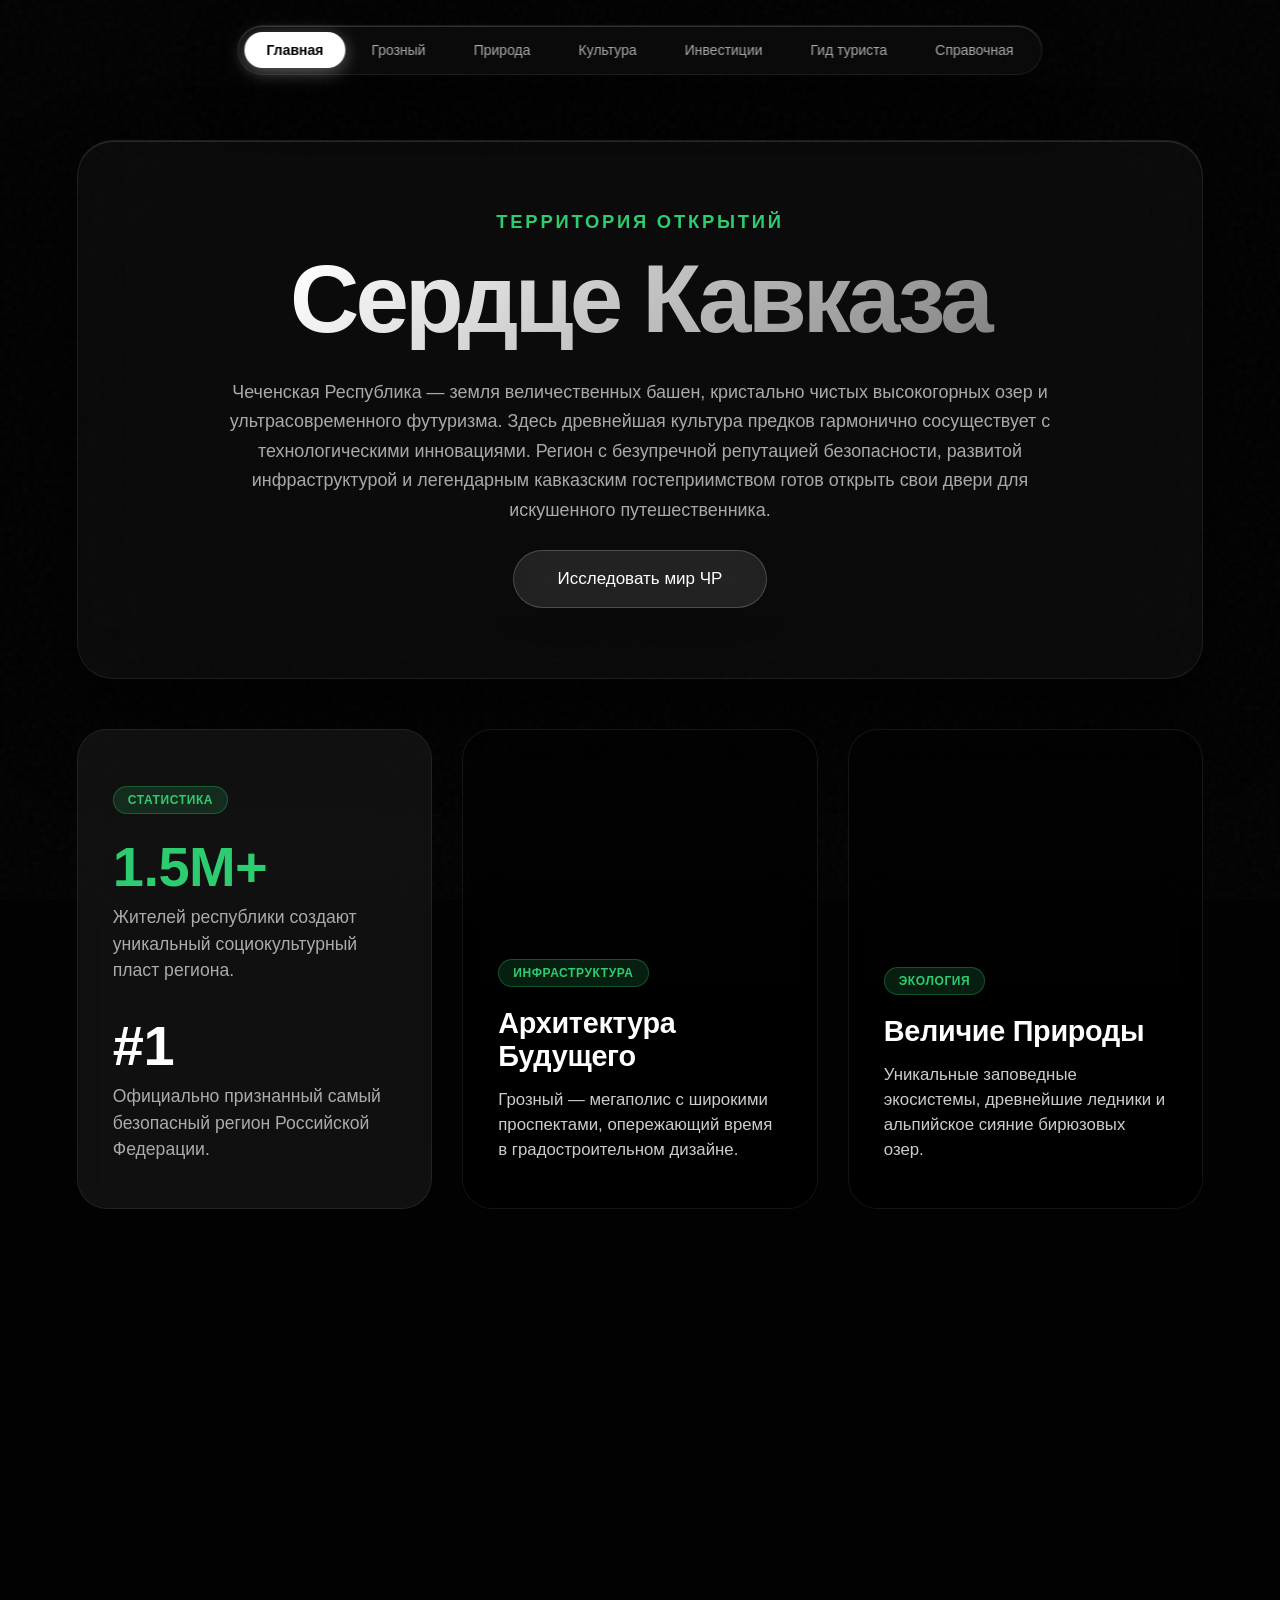
<file: index.html>
<!DOCTYPE html>
<html lang="ru">
<head>
    <meta charset="UTF-8">
    <meta name="viewport" content="width=device-width, initial-scale=1.0">
    <title>Чеченская Республика | Экспедиция в Сердце Кавказа</title>
    <style>
        :root {
            --glass-bg: rgba(255, 255, 255, 0.03);
            --glass-border: rgba(255, 255, 255, 0.08);
            --glass-highlight: rgba(255, 255, 255, 0.15);
            --text-main: #ffffff;
            --text-muted: rgba(255, 255, 255, 0.65);
            --accent: #2ecc71; /* Благородный зеленый */
            --accent-glow: rgba(46, 204, 113, 0.3);
            --accent-blue: #3498db;
            --font-display: -apple-system, BlinkMacSystemFont, "SF Pro Display", "Segoe UI", Roboto, Helvetica, Arial, sans-serif;
        }

        * {
            box-sizing: border-box;
            margin: 0;
            padding: 0;
        }

        body, html {
            font-family: var(--font-display);
            background-color: #020202;
            color: var(--text-main);
            overflow-x: hidden;
            scroll-behavior: smooth; /* Плавный переход при клике на вкладки */
        }

        /* ================= АНИМИРОВАННЫЙ ФОН AURORA ================= */
        .ambient-bg {
            position: fixed;
            top: 0;
            left: 0;
            width: 100vw;
            height: 100vh;
            z-index: -1;
            overflow: hidden;
            background: #020202;
        }

        .orb {
            position: absolute;
            border-radius: 50%;
            filter: blur(140px);
            opacity: 0.55;
            animation: float 25s infinite alternate ease-in-out;
            will-change: transform;
        }

        /* Цветовые пятна */
        .orb-1 { width: 75vw; height: 75vw; background: #003a1f; top: -25%; left: -15%; } /* Темный изумруд */
        .orb-2 { width: 65vw; height: 65vw; background: #0a142c; bottom: -20%; right: -10%; animation-delay: -5s; } /* Синяя глубина */
        .orb-3 { width: 55vw; height: 55vw; background: #163a2a; top: 35%; left: 45%; transform: translate(-50%, -50%); animation-delay: -10s; } /* Хвоя */
        .orb-4 { width: 45vw; height: 45vw; background: #1f0b2a; top: 15%; right: 15%; animation-delay: -15s; } /* Фиолетовая дымка */

        @keyframes float {
            0% { transform: translate(0, 0) scale(1) rotate(0deg); }
            33% { transform: translate(8vw, 12vh) scale(1.15) rotate(15deg); }
            66% { transform: translate(-8vw, 6vh) scale(0.9) rotate(-15deg); }
            100% { transform: translate(-12vw, -12vh) scale(1.05) rotate(10deg); }
        }

        .noise-overlay {
            position: fixed;
            top: 0; left: 0; width: 100vw; height: 100vh;
            background: url('data:image/svg+xml;utf8,%3Csvg viewBox="0 0 200 200" xmlns="http://www.w3.org/2000/svg"%3E%3Cfilter id="noiseFilter"%3E%3CfeTurbulence type="fractalNoise" baseFrequency="0.75" numOctaves="4" stitchTiles="stitch"/%3E%3C/filter%3E%3Crect width="100%25" height="100%25" filter="url(%23noiseFilter)"/%3E%3C/svg%3E');
            opacity: 0.035;
            pointer-events: none;
            z-index: 1;
        }

        /* ================= НАВИГАЦИОННАЯ ПАНЕЛЬ ================= */
        nav {
            position: fixed;
            top: 25px;
            left: 50%;
            transform: translateX(-50%);
            z-index: 1000;
            display: flex;
            gap: 4px;
            padding: 6px;
            background: rgba(18, 18, 18, 0.55);
            backdrop-filter: blur(45px) saturate(210%);
            -webkit-backdrop-filter: blur(45px) saturate(210%);
            border: 1px solid var(--glass-border);
            border-radius: 100px;
            box-shadow: 0 20px 50px rgba(0,0,0,0.6), inset 0 1px 0 var(--glass-highlight);
            transition: all 0.4s cubic-bezier(0.16, 1, 0.3, 1);
        }

        .nav-item {
            padding: 10px 22px;
            color: var(--text-muted);
            text-decoration: none;
            font-size: 14px;
            font-weight: 500;
            border-radius: 50px;
            transition: all 0.4s cubic-bezier(0.16, 1, 0.3, 1);
            cursor: pointer;
            white-space: nowrap;
        }

        .nav-item:hover {
            color: var(--text-main);
            background: rgba(255, 255, 255, 0.07);
        }

        .nav-item.active {
            color: #000000;
            background: #ffffff;
            box-shadow: 0 4px 18px rgba(255,255,255,0.35);
            font-weight: 600;
        }

        /* ================= ОБЩАЯ СТРУКТУРА СТРАНИЦЫ ================= */
        main {
            position: relative;
            z-index: 10;
            display: flex;
            flex-direction: column;
            align-items: center;
            width: 100%;
        }

        section {
            width: 100%;
            min-height: 100vh;
            padding: 140px 6% 100px;
            display: flex;
            flex-direction: column;
            align-items: center;
            justify-content: center;
            position: relative;
        }

        /* ================= ТЕХНОЛОГИЯ LIQUID GLASS UI ================= */
        .glass-panel {
            background: var(--glass-bg);
            backdrop-filter: blur(55px) saturate(160%);
            -webkit-backdrop-filter: blur(55px) saturate(160%);
            border: 1px solid var(--glass-border);
            border-radius: 36px;
            padding: 70px 60px;
            width: 100%;
            max-width: 1240px;
            box-shadow: 0 40px 80px rgba(0,0,0,0.6), inset 0 1px 0 rgba(255,255,255,0.12);
            position: relative;
            overflow: hidden;
            margin-bottom: 50px;
        }

        .interactive-glass::before {
            content: '';
            position: absolute;
            top: 0; left: 0; right: 0; bottom: 0;
            background: radial-gradient(750px circle at var(--mouse-x, 50%) var(--mouse-y, 50%), rgba(255,255,255,0.09), transparent 45%);
            z-index: 0;
            pointer-events: none;
            transition: opacity 0.4s ease;
            opacity: 0;
        }

        .interactive-glass:hover::before {
            opacity: 1;
        }

        .content-z {
            position: relative;
            z-index: 2;
        }

        /* ================= ТИПОГРАФИКА И СЕТКА ================= */
        h1 {
            font-size: clamp(3.2rem, 8vw, 6rem);
            font-weight: 800;
            letter-spacing: -0.04em;
            line-height: 1.05;
            margin-bottom: 28px;
            background: linear-gradient(135deg, #ffffff 10%, rgba(255,255,255,0.45) 100%);
            -webkit-background-clip: text;
            -webkit-text-fill-color: transparent;
        }

        h2 {
            font-size: clamp(2.4rem, 5vw, 3.8rem);
            font-weight: 700;
            letter-spacing: -0.03em;
            margin-bottom: 24px;
            line-height: 1.1;
            background: linear-gradient(135deg, #ffffff 30%, rgba(255,255,255,0.6) 100%);
            -webkit-background-clip: text;
            -webkit-text-fill-color: transparent;
        }

        h3 {
            font-size: 1.8rem;
            font-weight: 650;
            margin-bottom: 14px;
            letter-spacing: -0.01em;
        }

        h4 {
            font-size: 1.15rem;
            text-transform: uppercase;
            letter-spacing: 0.15em;
            color: var(--accent);
            margin-bottom: 16px;
            font-weight: 700;
        }

        p {
            font-size: clamp(1.1rem, 1.4vw, 1.25rem);
            color: var(--text-muted);
            line-height: 1.65;
            max-width: 850px;
            margin-bottom: 24px;
            font-weight: 400;
        }

        .text-center {
            text-align: center;
            display: flex;
            flex-direction: column;
            align-items: center;
        }

        /* Сетка карточек */
        .grid-auto {
            display: grid;
            grid-template-columns: repeat(auto-fit, minmax(350px, 1fr));
            gap: 30px;
            width: 100%;
            max-width: 1240px;
        }

        .card {
            background: rgba(18, 18, 18, 0.45);
            border: 1px solid var(--glass-border);
            border-radius: 30px;
            padding: 45px 35px;
            transition: transform 0.6s cubic-bezier(0.16, 1, 0.3, 1), border-color 0.4s ease, box-shadow 0.4s ease;
            backdrop-filter: blur(35px);
            -webkit-backdrop-filter: blur(35px);
            position: relative;
            overflow: hidden;
            display: flex;
            flex-direction: column;
            justify-content: flex-end;
            min-height: 480px;
            color: #ffffff;
            text-decoration: none;
        }

        .card:hover {
            transform: translateY(-12px) scale(1.02);
            border-color: rgba(255,255,255,0.22);
            box-shadow: 0 40px 70px rgba(0,0,0,0.7), inset 0 1px 0 rgba(255,255,255,0.15);
        }

        .card p {
            font-size: 1.05rem;
            margin-bottom: 0;
            z-index: 2;
            color: rgba(255,255,255,0.8);
            line-height: 1.5;
        }

        .bg-img {
            background-size: cover !important;
            background-position: center !important;
        }

        .bg-overlay {
            position: absolute;
            top: 0; left: 0; width: 100%; height: 100%;
            background: linear-gradient(to bottom, rgba(0,0,0,0.15) 0%, rgba(0,0,0,0.4) 40%, rgba(0,0,0,0.92) 100%);
            z-index: 1;
        }

        /* ================= ДЕТАЛИ И КНОПКИ ================= */
        .btn {
            display: inline-flex;
            align-items: center;
            justify-content: center;
            padding: 18px 44px;
            background: rgba(255, 255, 255, 0.08);
            color: #ffffff;
            border: 1px solid rgba(255, 255, 255, 0.2);
            border-radius: 100px;
            font-size: 17px;
            font-weight: 500;
            text-decoration: none;
            backdrop-filter: blur(20px);
            -webkit-backdrop-filter: blur(20px);
            transition: all 0.4s cubic-bezier(0.16, 1, 0.3, 1);
            cursor: pointer;
            box-shadow: 0 10px 30px rgba(0,0,0,0.2);
        }

        .btn:hover {
            background: #ffffff;
            color: #000000;
            transform: scale(1.04) translateY(-2px);
            box-shadow: 0 20px 40px rgba(255,255,255,0.25);
        }

        .badge {
            background: rgba(46, 204, 113, 0.15);
            border: 1px solid rgba(46, 204, 113, 0.3);
            color: var(--accent);
            padding: 6px 14px;
            border-radius: 30px;
            font-size: 12px;
            font-weight: 600;
            text-transform: uppercase;
            letter-spacing: 0.05em;
            display: inline-flex;
            margin-bottom: 20px;
            z-index: 2;
            width: fit-content;
        }

        .gov-link {
            display: flex;
            justify-content: space-between;
            align-items: center;
            padding: 26px 32px;
            background: rgba(255,255,255,0.03);
            border: 1px solid var(--glass-border);
            border-radius: 24px;
            color: #ffffff;
            text-decoration: none;
            transition: all 0.4s cubic-bezier(0.16, 1, 0.3, 1);
            margin-bottom: 18px;
            width: 100%;
        }

        .gov-link:hover {
            background: rgba(255,255,255,0.08);
            border-color: rgba(255,255,255,0.25);
            transform: translateX(12px);
            box-shadow: 0 10px 30px rgba(0,0,0,0.3);
        }

        .gov-link span {
            font-weight: 650;
            font-size: 1.25rem;
            letter-spacing: -0.01em;
        }

        .gov-link small {
            color: var(--text-muted);
            font-size: 0.95rem;
            margin-top: 4px;
            display: block;
        }

        /* ================= АНИМАЦИИ ПРИ СКРОЛЛЕ ================= */
        .fade-up {
            opacity: 0;
            transform: translateY(70px);
            transition: opacity 1.2s cubic-bezier(0.16, 1, 0.3, 1), transform 1.2s cubic-bezier(0.16, 1, 0.3, 1);
        }

        .fade-up.visible {
            opacity: 1;
            transform: translateY(0);
        }

        .delay-1 { transition-delay: 0.1s; }
        .delay-2 { transition-delay: 0.2s; }
        .delay-3 { transition-delay: 0.3s; }
        .delay-4 { transition-delay: 0.4s; }

        /* Кастомный скроллбар */
        ::-webkit-scrollbar { width: 10px; }
        ::-webkit-scrollbar-track { background: #020202; }
        ::-webkit-scrollbar-thumb { background: rgba(255,255,255,0.18); border-radius: 10px; border: 2px solid #020202; }
        ::-webkit-scrollbar-thumb:hover { background: rgba(255,255,255,0.35); }

        /* Адаптивность для мобильных девайсов */
        @media (max-width: 900px) {
            nav {
                width: 95%;
                overflow-x: auto;
                justify-content: flex-start;
                padding: 6px;
                top: 15px;
            }
            .nav-item { padding: 10px 16px; font-size: 13px; }
            section { padding: 110px 4% 60px; }
            .glass-panel { padding: 45px 25px; border-radius: 28px; }
            .card { min-height: 380px; padding: 35px 25px; }
        }
    </style>
</head>
<body>

    <!-- Анимированный интерактивный фон -->
    <div class="ambient-bg">
        <div class="orb orb-1"></div>
        <div class="orb orb-2"></div>
        <div class="orb orb-3"></div>
        <div class="orb orb-4"></div>
    </div>
    <div class="noise-overlay"></div>

    <!-- Навигационная панель (Вкладки) -->
    <nav id="navbar">
        <a href="#home" class="nav-item active">Главная</a>
        <a href="#grozny" class="nav-item">Грозный</a>
        <a href="#nature" class="nav-item">Природа</a>
        <a href="#culture" class="nav-item">Культура</a>
        <a href="#projects" class="nav-item">Инвестиции</a>
        <a href="#guide" class="nav-item">Гид туриста</a>
        <a href="#info" class="nav-item">Справочная</a>
    </nav>

    <main>
        <!-- РАЗДЕЛ 1: ГЛАВНАЯ (ОБЗОР) -->
        <section id="home">
            <div class="glass-panel interactive-glass text-center fade-up">
                <div class="content-z">
                    <h4>Территория Открытий</h4>
                    <h1>Сердце Кавказа</h1>
                    <p>Чеченская Республика — земля величественных башен, кристально чистых высокогорных озер и ультрасовременного футуризма. Здесь древнейшая культура предков гармонично сосуществует с технологическими инновациями. Регион с безупречной репутацией безопасности, развитой инфраструктурой и легендарным кавказским гостеприимством готов открыть свои двери для искушенного путешественника.</p>
                    <a href="#grozny" class="btn">Исследовать мир ЧР</a>
                </div>
            </div>
            
            <div class="grid-auto">
                <div class="card interactive-glass fade-up delay-1" style="background: rgba(30,30,30,0.5);">
                    <div class="content-z">
                        <span class="badge">Статистика</span>
                        <h3 style="font-size: 3.5rem; margin-bottom: 5px; color: var(--accent); font-weight: 800;">1.5M+</h3>
                        <p style="color: var(--text-muted); font-size: 1.1rem; margin-bottom: 30px;">Жителей республики создают уникальный социокультурный пласт региона.</p>
                        <h3 style="font-size: 3.5rem; margin-bottom: 5px; color: #ffffff; font-weight: 800;">#1</h3>
                        <p style="color: var(--text-muted); font-size: 1.1rem;">Официально признанный самый безопасный регион Российской Федерации.</p>
                    </div>
                </div>
                <a href="#grozny" class="card bg-img interactive-glass fade-up delay-2" style="background: url('https://grozmer.ru/images/content/5b99ae569ffa6f24b798c2fdf06e2a83.jpg?auto=format&fit=crop&q=80&w=1000');">
                    <div class="bg-overlay"></div>
                    <div class="content-z">
                        <span class="badge">Инфраструктура</span>
                        <h3>Архитектура Будущего</h3>
                        <p>Грозный — мегаполис с широкими проспектами, опережающий время в градостроительном дизайне.</p>
                    </div>
                </a>
                <a href="#nature" class="card bg-img interactive-glass fade-up delay-3" style="background: url('https://trip-kavkaz.com/images/checnya/d17ff072019c4e819c4da2e6ef5bcff1.jpeg?auto=format&fit=crop&q=80&w=1000');">
                    <div class="bg-overlay"></div>
                    <div class="content-z">
                        <span class="badge">Экология</span>
                        <h3>Величие Природы</h3>
                        <p>Уникальные заповедные экосистемы, древнейшие ледники и альпийское сияние бирюзовых озер.</p>
                    </div>
                </a>
            </div>
        </section>

        <!-- РАЗДЕЛ 2: ГРОЗНЫЙ (УРБАНИСТИКА И ФУТУРИЗМ) -->
        <section id="grozny">
            <div class="glass-panel interactive-glass fade-up">
                <div class="content-z">
                    <h4>Инновации и Дизайн</h4>
                    <h2>Грозный: Мегаполис XXI века</h2>
                    <p>Практически полностью разрушенный в конце XX века, Грозный совершил беспрецедентный в современной истории скачок. Сегодня это сияющий, чистый город, устремленный в будущее. Роскошные небоскребы, умные технологии управления городской средой, цветущие сады и невероятное ночное световое шоу создают облик роскошного инновационного мегаполиса.</p>
                </div>
            </div>

            <div class="grid-auto">
                <div class="card bg-img interactive-glass fade-up delay-1" style="background: url('https://images.unsplash.com/photo-1543888365-1d428989c926?auto=format&fit=crop&q=80&w=1000');">
                    <div class="bg-overlay"></div>
                    <div class="content-z">
                        <span class="badge">Архитектура</span>
                        <h3>Мечеть «Сердце Чечни»</h3>
                        <p>Построенная в классическом османском стиле, она облицована редчайшим травертином из Турции. Стены расписаны чистым золотом высшей пробы, а 36 люстр украшены кристаллами Swarovski.</p>
                    </div>
                </div>
                <div class="card bg-img interactive-glass fade-up delay-2" style="background: url('https://images.unsplash.com/photo-1486406146926-c627a92ad1ab?auto=format&fit=crop&q=80&w=1000');">
                    <div class="bg-overlay"></div>
                    <div class="content-z">
                        <span class="badge">Высотные здания</span>
                        <h3>Грозный-Сити</h3>
                        <p>Суперсовременный комплекс небоскребов на берегу Сунжи, включающий отель пяти звезд, бизнес-центры, жилые башни и панорамную смотровую площадку на крыше здания «Феникс».</p>
                    </div>
                </div>
                <div class="card bg-img interactive-glass fade-up delay-3" style="background: url('https://images.unsplash.com/photo-1519999482648-25049ddd37b1?auto=format&fit=crop&q=80&w=1000');">
                    <div class="bg-overlay"></div>
                    <div class="content-z">
                        <span class="badge">Рекреация</span>
                        <h3>Цветочный Парк Грозного</h3>
                        <p>Уникальный оазис у подножия небоскребов, раскинувшийся на площади более 45 000 кв.м. Здесь высажено более 150 000 живых цветов, оформленных в арки-сердца и цветочные фонтаны.</p>
                    </div>
                </div>
                <div class="card interactive-glass fade-up delay-4" style="background: rgba(30,30,30,0.5);">
                    <div class="content-z" style="height: 100%; display: flex; flex-direction: column;">
                        <span class="badge">Будущее</span>
                        <h3>Ахмат Тауэр (В Проекте)</h3>
                        <p style="color: var(--text-muted); margin-bottom: auto;">Уникальный проект сверхвысокого небоскреба высотой 435 метров (102 этажа). Дизайн разработан архитекторами Burj Khalifa и символизирует древнюю чеченскую средневековую башню в высокотехнологичном исполнении.</p>
                        <div style="padding-top: 25px;">
                            <span style="font-size: 2.8rem; font-weight: 800; color: #ffffff;">435 м</span>
                            <span style="font-size: 1rem; color: var(--text-muted); display: block;">Планируемая высота монументального строения</span>
                        </div>
                    </div>
                </div>
            </div>
        </section>

        <!-- РАЗДЕЛ 3: ПРИРОДА (ЗАПОВЕДНЫЕ КРАЯ И ЧУДЕСА) -->
        <section id="nature">
            <div class="glass-panel interactive-glass fade-up">
                <div class="content-z">
                    <h4>География и Заповедники</h4>
                    <h2>Великолепие Дикого Кавказа</h2>
                    <p>Территория республики охватывает несколько климатических зон — от знойных песчаных полупустынь на севере до вечных ледников на высотах более 4000 метров на юге. Горы Чечни скрывают в себе чистейшие реки, карстовые пещеры и памятники древней каменной архитектуры, идеально вписанные в дикие скальные ландшафты.</p>
                </div>
            </div>

            <div class="grid-auto">
                <div class="card bg-img interactive-glass fade-up delay-1" style="background: url('https://images.unsplash.com/photo-1506905925346-21bda4d32df4?auto=format&fit=crop&q=80&w=1000');">
                    <div class="bg-overlay"></div>
                    <div class="content-z">
                        <span class="badge">Гидрология</span>
                        <h3>Озеро Кезеной-Ам</h3>
                        <p>Высокогорная жемчужина на границе с Дагестаном (1869 м над уровнем моря). Вода обладает поразительным бирюзовым цветом и меняет оттенок в зависимости от погоды. В озере обитает эндемичная эйзенамская форель.</p>
                    </div>
                </div>
                <div class="card bg-img interactive-glass fade-up delay-2" style="background: url('https://images.unsplash.com/photo-1464822759023-fed622ff2c3b?auto=format&fit=crop&q=80&w=1000');">
                    <div class="bg-overlay"></div>
                    <div class="content-z">
                        <span class="badge">История & Скалы</span>
                        <h3>Аргунское ущелье</h3>
                        <p>Один из самых величественных и протяженных каньонов на Кавказе. На протяжении веков ущелье служило неприступным природным щитом, контролирующим караванные пути из Азии в Европу.</p>
                    </div>
                </div>
                <div class="card bg-img interactive-glass fade-up delay-3" style="background: url('https://images.unsplash.com/photo-1433086966358-54859d0ed716?auto=format&fit=crop&q=80&w=1000');">
                    <div class="bg-overlay"></div>
                    <div class="content-z">
                        <span class="badge">Архитектурный памятник</span>
                        <h3>Ушкалойские башни</h3>
                        <p>Две башни-близнецы XI-XII веков, виртуозно встроенные под козырек отвесной скалы в самом узком месте ущелья реки Чанты-Аргун. Служили таможенным и оборонительным постом.</p>
                    </div>
                </div>
                <div class="card bg-img interactive-glass fade-up delay-4" style="background: url('https://images.unsplash.com/photo-1520208422220-d12a3c588e6c?auto=format&fit=crop&q=80&w=1000');">
                    <div class="bg-overlay"></div>
                    <div class="content-z">
                        <span class="badge">Спорт & Активности</span>
                        <h3>Курорт Ведучи</h3>
                        <p>Высокогорный всесезонный курорт. Обладает современной канатной дорогой, уникальными сухими горнолыжными трассами для катания даже летом и развитой инфраструктурой шале.</p>
                    </div>
                </div>
            </div>
        </section>

        <!-- РАЗДЕЛ 4: КУЛЬТУРА (КОДЕКС И ГАСТРОНОМИЯ) -->
        <section id="culture">
            <div class="glass-panel interactive-glass fade-up">
                <div class="content-z">
                    <h4>Душа и наследие предков</h4>
                    <h2>Традиции, Кодекс и Вкус</h2>
                    <p>В основе чеченской идентичности лежит непоколебимый кодекс благородства и гостеприимства. Чеченцы бережно сохраняют фольклор, ремесла и древнюю кулинарию. Уважение к старшим здесь возведено в абсолютный закон жизни, а каждый путник считается почетным гостем, которому отдают лучшее в доме.</p>
                </div>
            </div>

            <div class="grid-auto">
                <div class="card interactive-glass fade-up delay-1" style="background: rgba(46, 204, 113, 0.1);">
                    <div class="content-z">
                        <span class="badge">Этика</span>
                        <h3>Кодекс Чести «Нохчалла»</h3>
                        <p style="color: #ffffff; font-size: 1.15rem; line-height: 1.6;">Это неписаный закон благородного поведения. Он требует от чеченца быть мягким в общении, но твердым, как кремень, в защите своей чести и свободы, проявлять глубокое уважение к любой женщине и никогда не демонстрировать превосходство над другими людьми.</p>
                    </div>
                </div>
                <div class="card bg-img interactive-glass fade-up delay-2" style="background: url('https://images.unsplash.com/photo-1547592180-85f173990554?auto=format&fit=crop&q=80&w=1000');">
                    <div class="bg-overlay"></div>
                    <div class="content-z">
                        <span class="badge">Кухня</span>
                        <h3>Жижиг-Галнаш</h3>
                        <p>Кулинарная визитная карточка. Традиционное блюдо из свежего отварного мяса (баранина, говядина или сушеное мясо) и домашних пшеничных или кукурузных галушек. Подается с наваристым бульоном и пикантным чесночным соусом.</p>
                    </div>
                </div>
                <div class="card bg-img interactive-glass fade-up delay-3" style="background: url('https://images.unsplash.com/photo-1596484552834-6a58f850e0a1?auto=format&fit=crop&q=80&w=1000');">
                    <div class="bg-overlay"></div>
                    <div class="content-z">
                        <span class="badge">Выпечка</span>
                        <h3>Чепалгаш и Хингалш</h3>
                        <p>Нежнейшие национальные лепешки. Чепалгаш готовят на сухой сковороде с начинкой из сочного домашнего творога со свежей зеленью, а Хингалш наполняют ароматным сладким тыквенным пюре и обильно сдабривают топленым маслом.</p>
                    </div>
                </div>
                <div class="card bg-img interactive-glass fade-up delay-4" style="background: url('https://images.unsplash.com/photo-1516450360452-9312f5e86fc7?auto=format&fit=crop&q=80&w=1000');">
                    <div class="bg-overlay"></div>
                    <div class="content-z">
                        <span class="badge">Искусство</span>
                        <h3>Танец Воинов и Орлов</h3>
                        <p>Чеченская лезгинка — экспрессивный диалог мужчины и женщины. Мужчина танцует в образе парящего горного орла на кончиках пальцев, демонстрируя силу и ловкость, а женщина плывет грациозно, словно лебедь.</p>
                    </div>
                </div>
            </div>
        </section>

        <!-- РАЗДЕЛ 5: ИНВЕСТИЦИИ И БУДУЩЕЕ -->
        <section id="projects">
            <div class="glass-panel interactive-glass fade-up">
                <div class="content-z">
                    <h4>Индустрия и Прогресс</h4>
                    <h2>Инвестиционный Бум ЧР</h2>
                    <p>Чеченская Республика сегодня — динамичная площадка для крупного бизнеса, промышленности и стартапов. Здесь развернуты особые экономические зоны, строятся инновационные фабрики, развиваются зеленые агротехнологии и активно застраиваются масштабные жилые кварталы.</p>
                </div>
            </div>

            <div class="grid-auto">
                <div class="card interactive-glass fade-up delay-1" style="background: rgba(30, 30, 30, 0.4);">
                    <div class="content-z">
                        <span class="badge">Экономика</span>
                        <h3>ОЭЗ «Ведучи»</h3>
                        <p>Особая экономическая зона туристско-рекреационного типа, предоставляющая уникальные налоговые льготы, субсидии и землю для инвесторов, строящих туристическую инфраструктуру в горах ЧР.</p>
                    </div>
                </div>
                <div class="card interactive-glass fade-up delay-2" style="background: rgba(52, 152, 219, 0.1);">
                    <div class="content-z">
                        <span class="badge">Урбанизм</span>
                        <h3>Новый район им. Путина</h3>
                        <p>Гигантский современный жилой мегапроект в Грозном, застраиваемый умными многоэтажными жилыми комплексами, школами, парками и современными бизнес-инкубаторами по последнему слову техники.</p>
                    </div>
                </div>
                <div class="card interactive-glass fade-up delay-3" style="background: rgba(230, 126, 34, 0.1);">
                    <div class="content-z">
                        <span class="badge">Агропром</span>
                        <h3>Сады Чечни</h3>
                        <p>Масштабные современные сады интенсивного типа, использующие системы капельного орошения и умного мониторинга почвы для экспорта экологически чистых фруктов премиального качества.</p>
                    </div>
                </div>
            </div>
        </section>

        <!-- РАЗДЕЛ 6: ПРАКТИЧЕСКИЙ ГИД ТУРИСТА -->
        <section id="guide">
            <div class="glass-panel interactive-glass fade-up">
                <div class="content-z">
                    <h4>Полезно знать</h4>
                    <h2>Практическое руководство для путешественника</h2>
                    <p>Чтобы ваше пребывание на чеченской земле было максимально комфортным, безопасным и наполненным теплыми воспоминаниями, мы подготовили краткий гид по культуре поведения, логистике и местному этикету.</p>
                </div>
            </div>

            <div class="grid-auto">
                <div class="card interactive-glass fade-up delay-1" style="background: rgba(20, 20, 20, 0.55);">
                    <div class="content-z">
                        <span class="badge">Логистика</span>
                        <h3>Как добраться?</h3>
                        <p style="color: var(--text-muted); margin-bottom: 20px;">Международный аэропорт Грозный им. А.А. Кадырова ежедневно принимает рейсы из Москвы, Санкт-Петербурга, Казани, Дубая, Стамбула и других городов. Также отлично развито железнодорожное сообщение и федеральная автотрасса «Кавказ».</p>
                    </div>
                </div>
                <div class="card interactive-glass fade-up delay-2" style="background: rgba(20, 20, 20, 0.55);">
                    <div class="content-z">
                        <span class="badge">Культура</span>
                        <h3>Дресс-код и Этикет</h3>
                        <p style="color: var(--text-muted); margin-bottom: 20px;">Чечня — регион строгих традиций. Мужчинам не принято носить шорты и майки без рукавов. Женщинам рекомендуется выбирать закрытую одежду ниже колен без глубоких декольте, а при посещении мечетей — покрывать голову платком.</p>
                    </div>
                </div>
                <div class="card interactive-glass fade-up delay-3" style="background: rgba(20, 20, 20, 0.55);">
                    <div class="content-z">
                        <span class="badge">Безопасность</span>
                        <h3>Безопасность 100%</h3>
                        <p style="color: var(--text-muted); margin-bottom: 20px;">Вы можете спокойно гулять по ночному Грозному. Уровень уличной преступности здесь сведен практически к нулю. На улицах дежурит вежливая туристическая полиция, всегда готовая прийти на помощь и подсказать дорогу.</p>
                    </div>
                </div>
            </div>
        </section>

        <!-- РАЗДЕЛ 7: СПРАВОЧНАЯ (ОФИЦИАЛЬНЫЕ САЙТЫ) -->
        <section id="info">
            <div class="glass-panel interactive-glass text-center fade-up">
                <div class="content-z">
                    <h4>Ресурсы</h4>
                    <h2>Официальные государственные порталы</h2>
                    <p>Используйте проверенные государственные и туристические источники для организации официальных визитов, планирования туров и изучения истории Чеченской Республики.</p>
                </div>
            </div>

            <div class="glass-panel interactive-glass fade-up delay-1" style="padding: 50px; width: 100%;">
                <div class="content-z">
                    <a href="https://chechnya.gov.ru/" target="_blank" class="gov-link">
                        <div>
                            <span>Глава и Правительство ЧР</span>
                            <small>Официальные пресс-релизы, постановления и программы развития • chechnya.gov.ru</small>
                        </div>
                        <span style="font-size: 1.6rem;">↗</span>
                    </a>
                    <a href="https://grozmer.ru/" target="_blank" class="gov-link">
                        <div>
                            <span>Мэрия города Грозного</span>
                            <small>Официальный сайт администрации столицы, городские службы и новости • grozmer.ru</small>
                        </div>
                        <span style="font-size: 1.6rem;">↗</span>
                    </a>
                    <a href="https://visitchechnya.ru/" target="_blank" class="gov-link">
                        <div>
                            <span>Туристический портал Visit Chechnya</span>
                            <small>Главный гид для путешественников: маршруты, гостиницы, гиды, бронирование • visitchechnya.ru</small>
                        </div>
                        <span style="font-size: 1.6rem;">↗</span>
                    </a>
                    <a href="https://chechen-museum.ru/" target="_blank" class="gov-link">
                        <div>
                            <span>Национальный музей Чеченской Республики</span>
                            <small>Этнографические коллекции, древнее оружие, исторические артефакты • chechen-museum.ru</small>
                        </div>
                        <span style="font-size: 1.6rem;">↗</span>
                    </a>
                </div>
            </div>
        </section>
    </main>

    <script>
        // ================= СКРИПТЫ СВЕЧЕНИЯ И SCROLL SPY =================

        // 1. Интерактивная подсветка стеклянных панелей за движением курсора мыши (Spotlight Effect)
        function updateSpotlight() {
            document.querySelectorAll('.interactive-glass').forEach(el => {
                el.addEventListener('mousemove', e => {
                    const rect = el.getBoundingClientRect();
                    const x = e.clientX - rect.left;
                    const y = e.clientY - rect.top;
                    
                    el.style.setProperty('--mouse-x', `${x}px`);
                    el.style.setProperty('--mouse-y', `${y}px`);
                });
            });
        }
        updateSpotlight();

        // 2. Умное переключение активных вкладок при скролле (ScrollSpy)
        const sections = document.querySelectorAll('section');
        const navLinks = document.querySelectorAll('.nav-item');

        window.addEventListener('scroll', () => {
            let current = '';
            sections.forEach(section => {
                const sectionTop = section.offsetTop;
                const sectionHeight = section.clientHeight;
                // Активация вкладки происходит, если мы прошли 35% высоты секции
                if (pageYOffset >= (sectionTop - sectionHeight / 3)) {
                    current = section.getAttribute('id');
                }
            });

            navLinks.forEach(link => {
                link.classList.remove('active');
                if (link.getAttribute('href').includes(current)) {
                    link.classList.add('active');
                }
            });
        });

        // 3. Плавная анимация появления контента при прокрутке страницы (Intersection Observer)
        const observerOptions = {
            threshold: 0.08,
            rootMargin: "0px 0px -40px 0px"
        };

        const revealObserver = new IntersectionObserver(function(entries, observer) {
            entries.forEach(entry => {
                if (entry.isIntersecting) {
                    entry.target.classList.add('visible');
                } else {
                    // Раскомментируйте строчку ниже, если хотите, чтобы анимация срабатывала при каждом листании вверх/вниз
                    entry.target.classList.remove('visible');
                }
            });
        }, observerOptions);

        document.querySelectorAll('.fade-up').forEach(el => {
            revealObserver.observe(el);
        });
    </script>
</body>
</html>
</file>
